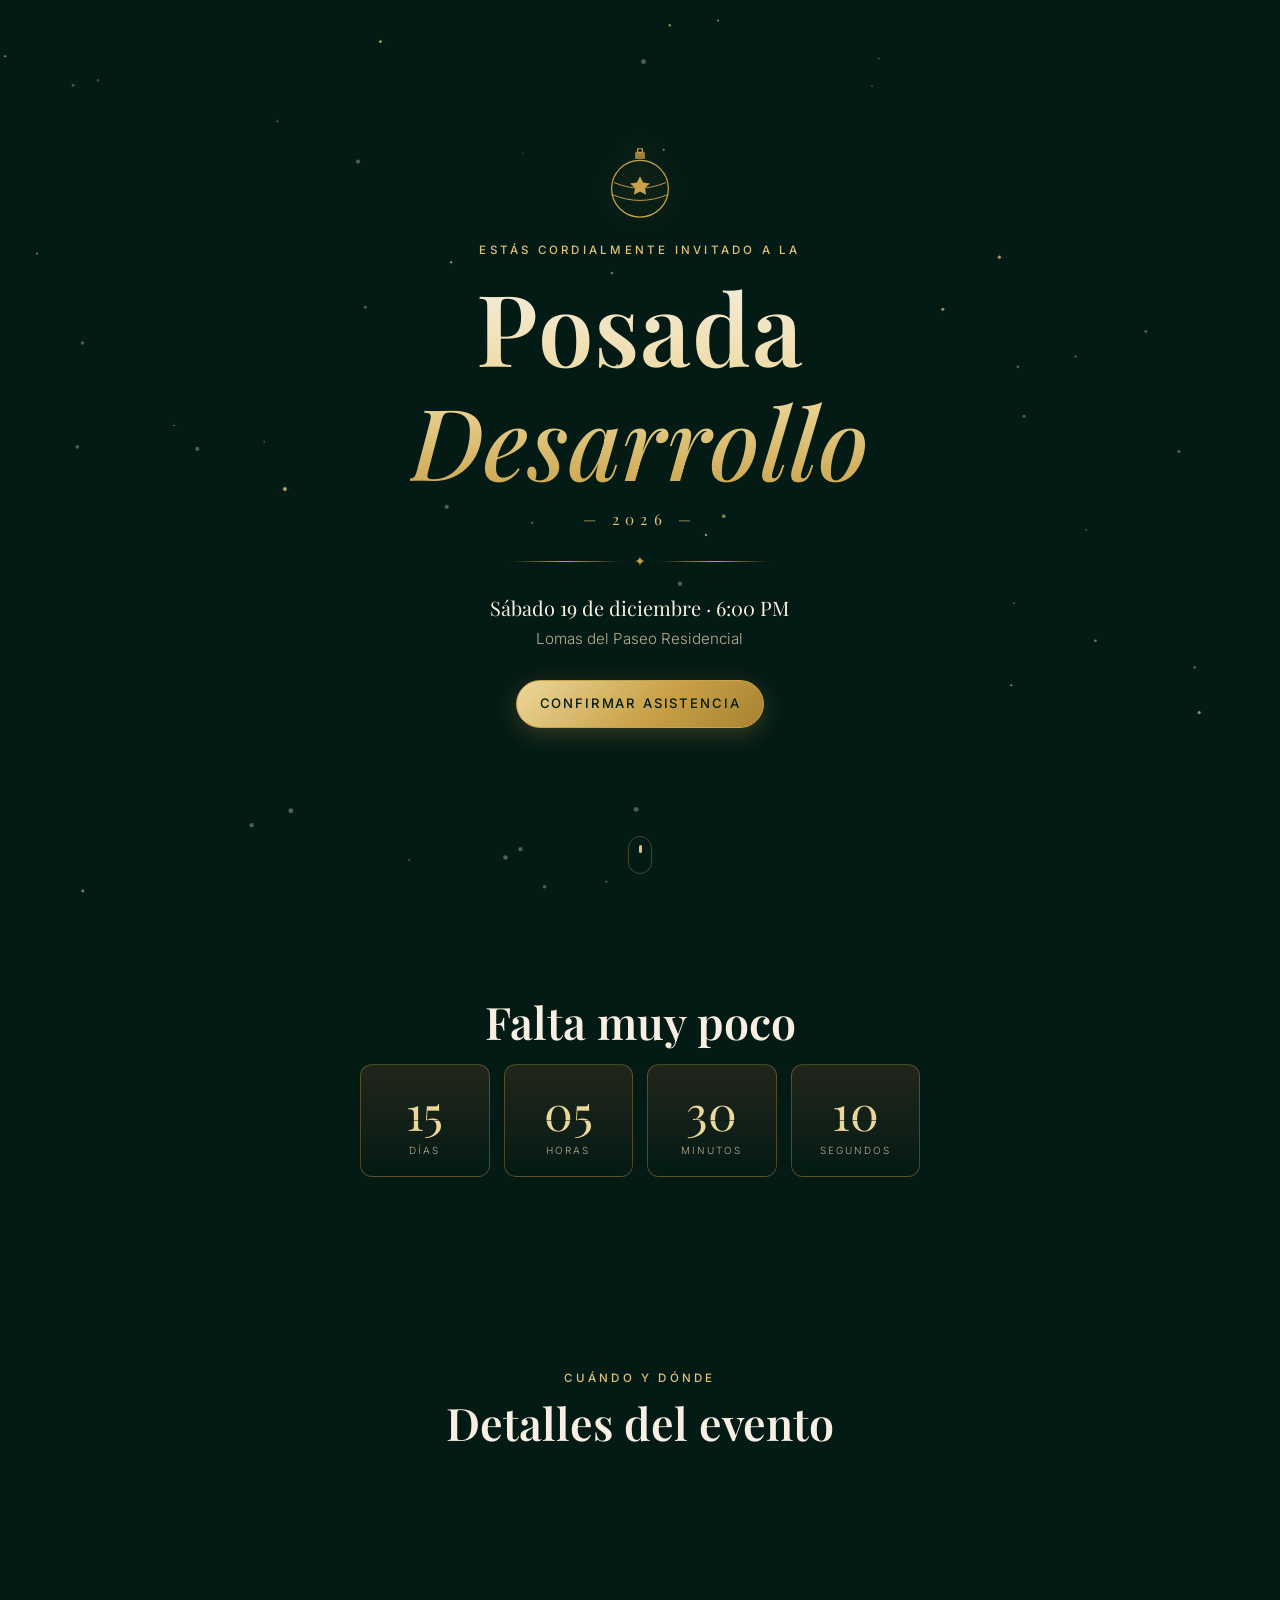
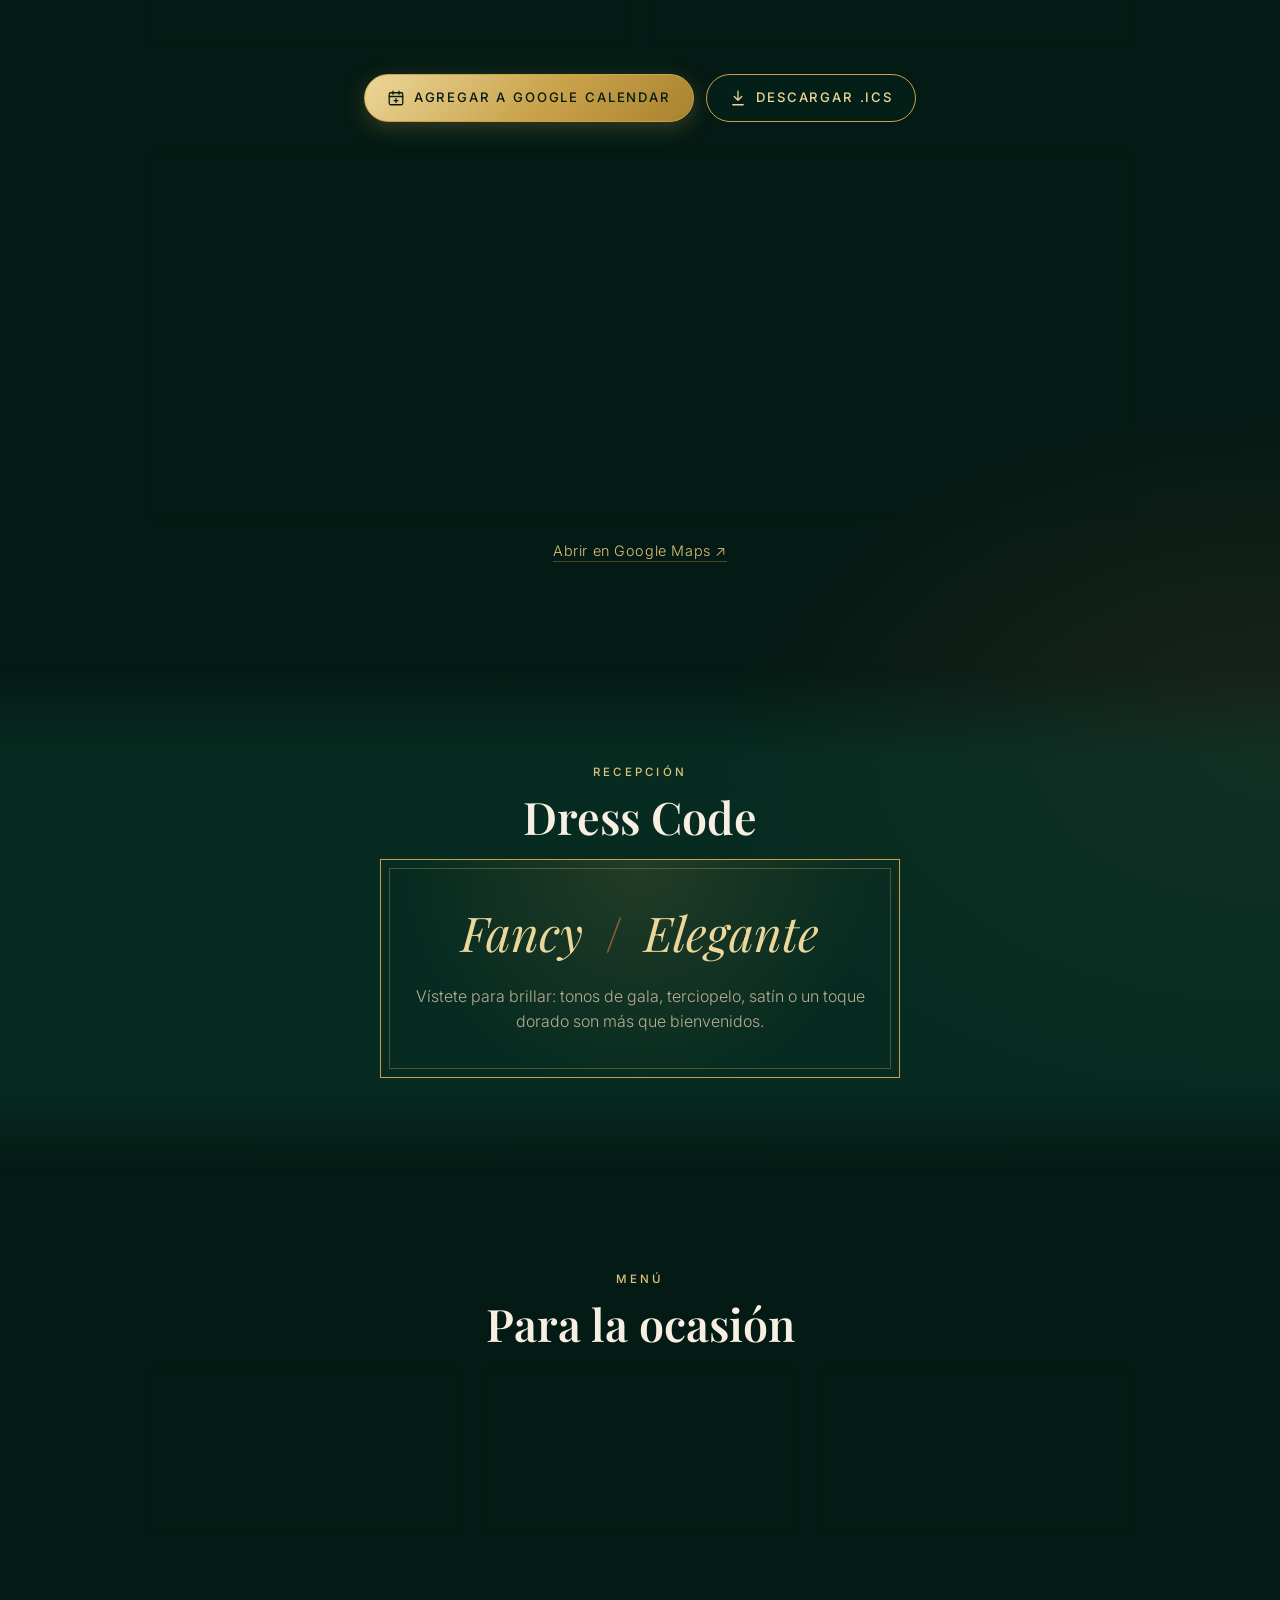
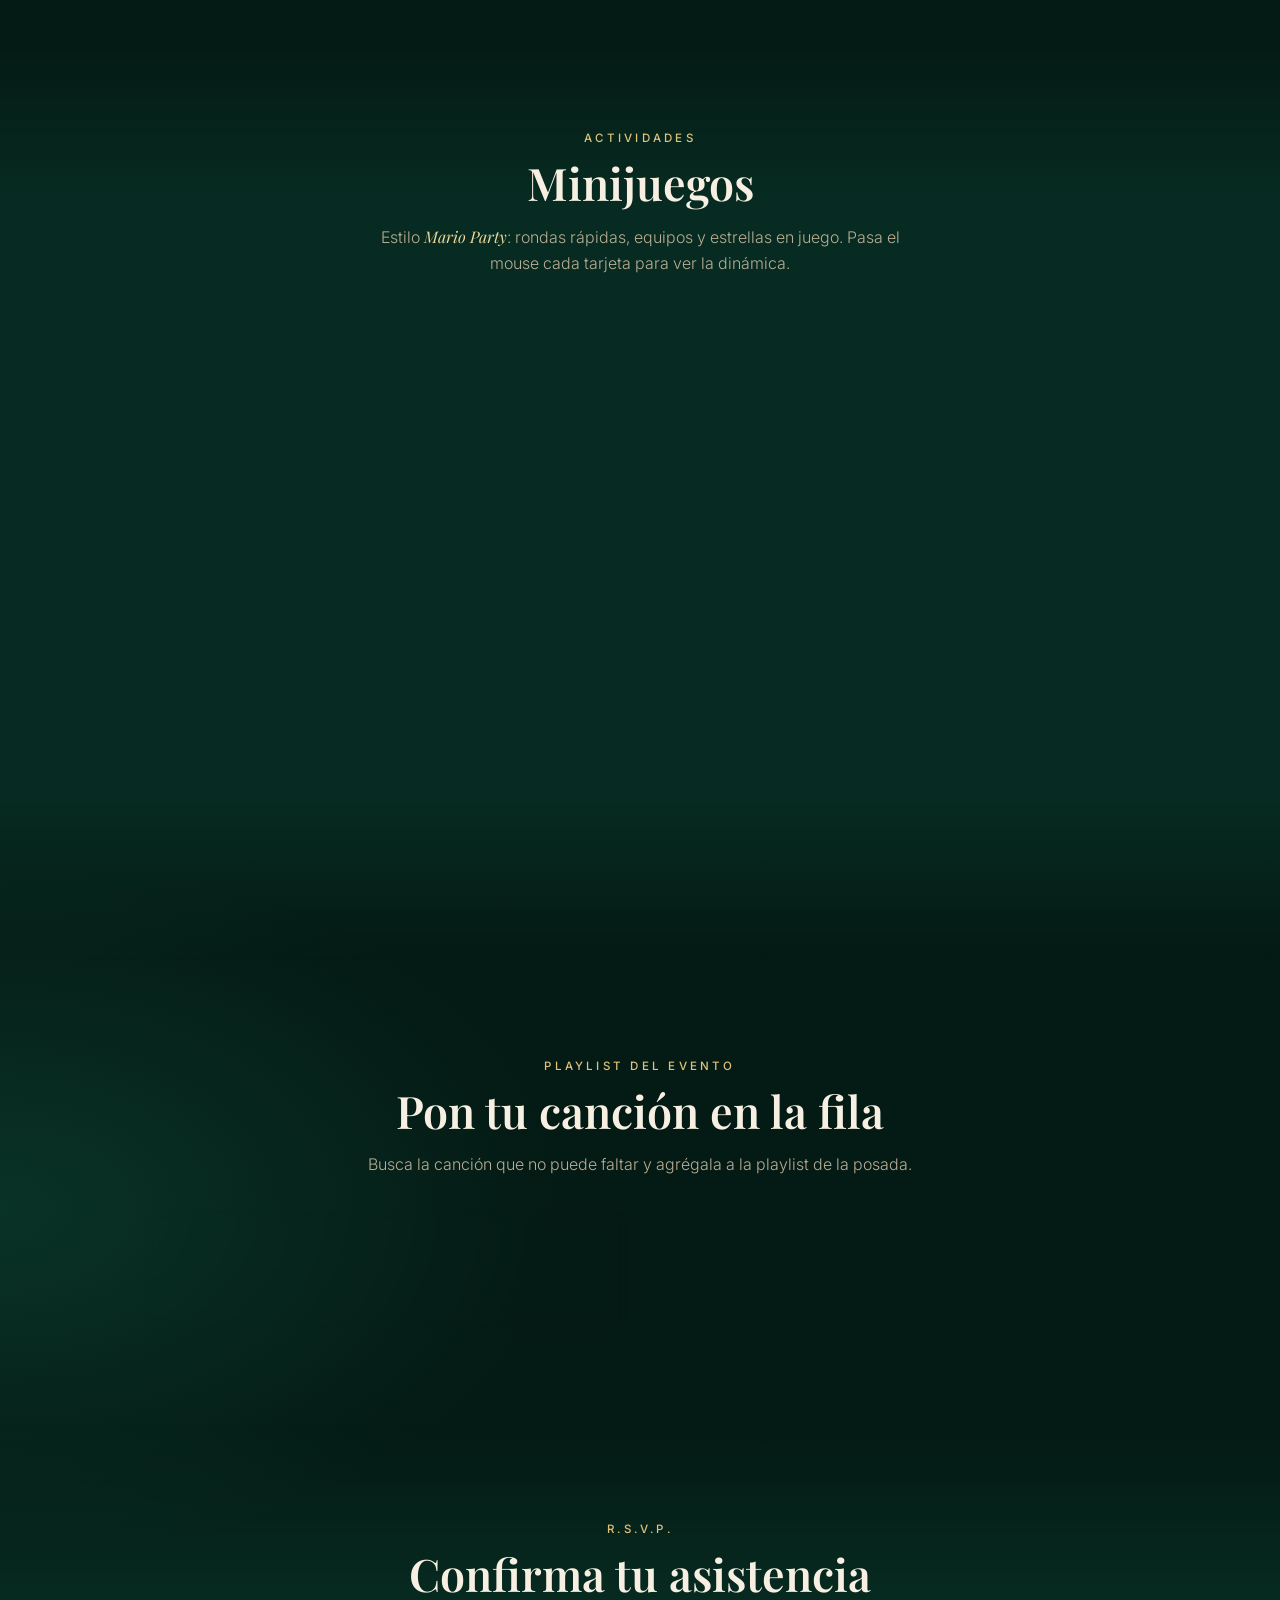
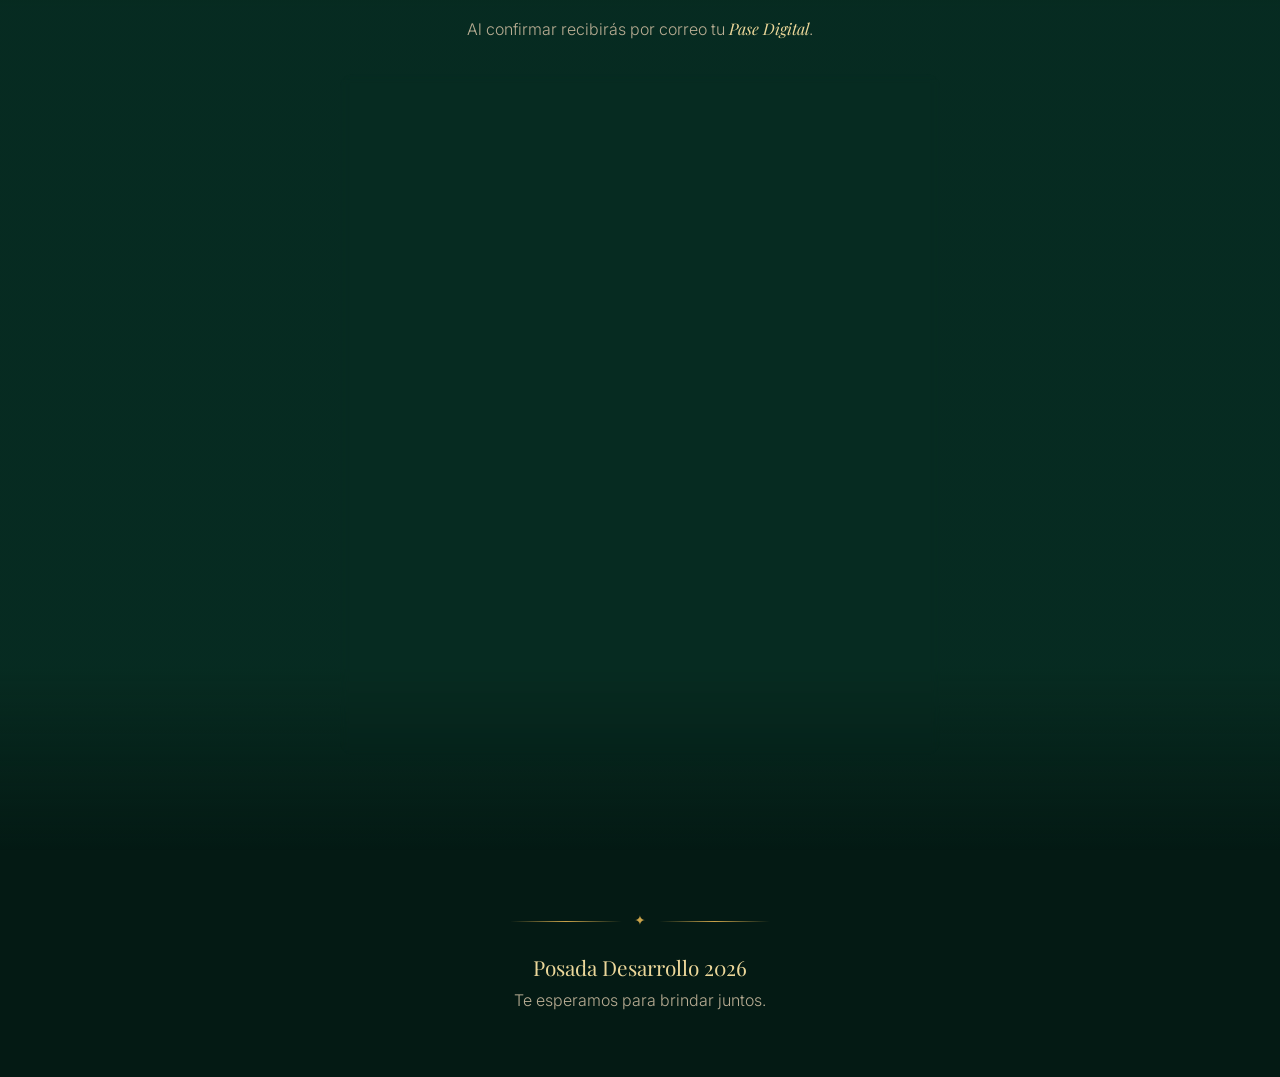
<file: index.html>
<!doctype html>
<html lang="es-MX">
<head>
  <meta charset="utf-8">
  <meta name="viewport" content="width=device-width, initial-scale=1, viewport-fit=cover">
  <meta name="robots" content="noindex, nofollow, noarchive">
  <meta name="googlebot" content="noindex, nofollow">
  <title>Posada Desarrollo 2026</title>
  <meta name="description" content="Invitación privada a la Posada Desarrollo 2026.">
  <meta name="theme-color" content="#06261d">
  <link rel="icon" href="data:image/svg+xml,%3Csvg xmlns='http://www.w3.org/2000/svg' viewBox='0 0 64 64'%3E%3Ccircle cx='32' cy='36' r='22' fill='%23c9a24a'/%3E%3Crect x='26' y='8' width='12' height='8' rx='2' fill='%238c6239'/%3E%3C/svg%3E">
  <link rel="preconnect" href="https://fonts.googleapis.com">
  <link rel="preconnect" href="https://fonts.gstatic.com" crossorigin>
  <link href="https://fonts.googleapis.com/css2?family=Inter:wght@300;400;500;600&family=Playfair+Display:ital,wght@0,500;0,600;0,700;1,500&display=swap" rel="stylesheet">
  <link rel="stylesheet" href="assets/css/styles.css">
</head>
<body>
  <canvas id="particulas" aria-hidden="true"></canvas>

  <!-- ============ PORTADA ============ -->
  <header class="hero" id="inicio">
    <div class="hero__inner">
      <svg class="ornament" viewBox="0 0 120 120" aria-hidden="true">
        <rect x="52" y="6" width="16" height="12" rx="2" fill="currentColor" opacity=".75"/>
        <circle cx="60" cy="4" r="4" fill="none" stroke="currentColor" stroke-width="2"/>
        <circle cx="60" cy="66" r="46" fill="none" stroke="currentColor" stroke-width="2"/>
        <path d="M18 56c28 12 56 12 84 0M16 76c29 12 59 12 88 0" fill="none" stroke="currentColor" stroke-width="1.5"/>
        <path d="M60 46l5 10 11 1.5-8 7.5 2 11-10-5.5-10 5.5 2-11-8-7.5 11-1.5z" fill="currentColor"/>
      </svg>
      <p class="eyebrow">Estás cordialmente invitado a la</p>
      <h1 class="hero__title">Posada<br><em>Desarrollo</em></h1>
      <p class="hero__year">— 2026 —</p>
      <div class="divider" aria-hidden="true"><span></span><i>✦</i><span></span></div>
      <p class="hero__date">Sábado 19 de diciembre · 6:00 PM</p>
      <p class="hero__place">Lomas del Paseo Residencial</p>
      <a class="btn btn--gold" href="#confirmar">Confirmar asistencia</a>
    </div>
    <a class="scroll-hint" href="#cuenta" aria-label="Ir a la cuenta regresiva"><span></span></a>
  </header>

  <main>
    <!-- ============ CUENTA REGRESIVA ============ -->
    <section class="section section--tight" id="cuenta" aria-labelledby="t-cuenta">
      <h2 class="section__title" id="t-cuenta">Falta muy poco</h2>
      <div class="countdown" id="countdown" role="timer" aria-live="off">
        <div class="countdown__unit"><span class="countdown__num" data-u="d">--</span><span class="countdown__lbl">Días</span></div>
        <div class="countdown__unit"><span class="countdown__num" data-u="h">--</span><span class="countdown__lbl">Horas</span></div>
        <div class="countdown__unit"><span class="countdown__num" data-u="m">--</span><span class="countdown__lbl">Minutos</span></div>
        <div class="countdown__unit"><span class="countdown__num" data-u="s">--</span><span class="countdown__lbl">Segundos</span></div>
      </div>
      <p class="countdown__msg" id="countdown-msg" hidden></p>
    </section>

    <!-- ============ DETALLES ============ -->
    <section class="section" id="detalles" aria-labelledby="t-detalles">
      <p class="eyebrow">Cuándo y dónde</p>
      <h2 class="section__title" id="t-detalles">Detalles del evento</h2>

      <div class="details">
        <article class="card detail">
          <span class="detail__icon" aria-hidden="true">
            <svg viewBox="0 0 24 24"><rect x="3" y="5" width="18" height="16" rx="2"/><path d="M3 10h18M8 3v4M16 3v4"/></svg>
          </span>
          <h3>Fecha</h3>
          <p>Sábado 19 de diciembre de 2026</p>
          <p class="muted">6:00 PM – 1:00 AM</p>
        </article>
        <article class="card detail">
          <span class="detail__icon" aria-hidden="true">
            <svg viewBox="0 0 24 24"><path d="M12 21s-7-6.2-7-11.5a7 7 0 0 1 14 0C19 14.8 12 21 12 21z"/><circle cx="12" cy="9.5" r="2.5"/></svg>
          </span>
          <h3>Lugar</h3>
          <p>Paseo Murazano 3577</p>
          <p class="muted">Lomas del Paseo Residencial, Sector II</p>
        </article>
      </div>

      <div class="actions">
        <a class="btn btn--gold" id="btn-gcal" href="#" target="_blank" rel="noopener">
          <svg viewBox="0 0 24 24" aria-hidden="true"><rect x="3" y="5" width="18" height="16" rx="2"/><path d="M3 10h18M8 3v4M16 3v4M12 13v5M9.5 15.5h5"/></svg>
          Agregar a Google Calendar
        </a>
        <a class="btn btn--outline" href="posada.ics" download="Posada-Desarrollo-2026.ics">
          <svg viewBox="0 0 24 24" aria-hidden="true"><path d="M12 3v12M7 10l5 5 5-5M5 21h14"/></svg>
          Descargar .ics
        </a>
      </div>

      <div class="map card">
        <!-- Si prefieres tu propio iframe de Google Maps, reemplaza este <iframe> completo. -->
        <iframe
          title="Mapa: Paseo Murazano 3577, Lomas del Paseo"
          src="https://www.google.com/maps?q=Paseo+Murazano+3577,+Lomas+del+Paseo,+Monterrey,+N.L.&output=embed"
          loading="lazy" referrerpolicy="no-referrer-when-downgrade" allowfullscreen></iframe>
      </div>
      <p class="center"><a class="link" href="https://maps.app.goo.gl/GyfLFKH36MazwqAb8" target="_blank" rel="noopener">Abrir en Google Maps ↗</a></p>
    </section>

    <!-- ============ RECEPCIÓN ============ -->
    <section class="section section--emerald" id="recepcion" aria-labelledby="t-recepcion">
      <p class="eyebrow">Recepción</p>
      <h2 class="section__title" id="t-recepcion">Dress Code</h2>
      <div class="dresscode">
        <div class="dresscode__frame">
          <p class="dresscode__main">Fancy <span>/</span> Elegante</p>
          <p class="muted">Vístete para brillar: tonos de gala, terciopelo, satín o un toque dorado son más que bienvenidos.</p>
        </div>
      </div>
    </section>

    <!-- ============ MENÚ ============ -->
    <section class="section" id="menu" aria-labelledby="t-menu">
      <p class="eyebrow">Menú</p>
      <h2 class="section__title" id="t-menu">Para la ocasión</h2>
      <div class="menu">
        <article class="card menu__item">
          <span class="menu__num">I</span>
          <h3>Tabla de quesos selectos</h3>
          <p class="muted">Maridaje de quesos curados, frutos y carnes frías.</p>
        </article>
        <article class="card menu__item">
          <span class="menu__num">II</span>
          <h3>Champagne para el brindis</h3>
          <p class="muted">Levantaremos las copas a la medianoche… o antes.</p>
        </article>
        <article class="card menu__item">
          <span class="menu__num">III</span>
          <h3>Vinos</h3>
          <p class="muted">Selección de tintos y blancos durante toda la velada.</p>
        </article>
      </div>
    </section>

    <!-- ============ ACTIVIDADES ============ -->
    <section class="section section--emerald" id="actividades" aria-labelledby="t-actividades">
      <p class="eyebrow">Actividades</p>
      <h2 class="section__title" id="t-actividades">Minijuegos</h2>
      <p class="section__lead">Estilo <em>Mario Party</em>: rondas rápidas, equipos y estrellas en juego.
        <span class="hint-hover">Pasa el mouse</span><span class="hint-tap">Toca</span> cada tarjeta para ver la dinámica.</p>
      <!-- Las tarjetas se generan desde assets/js/actividades.js -->
      <div class="flips" id="flips"></div>
    </section>

    <!-- ============ MÚSICA ============ -->
    <section class="section" id="musica" aria-labelledby="t-musica">
      <p class="eyebrow">Playlist del evento</p>
      <h2 class="section__title" id="t-musica">Pon tu canción en la fila</h2>
      <p class="section__lead">Busca la canción que no puede faltar y agrégala a la playlist de la posada.</p>

      <div class="music">
      <form class="songs card" id="song-form" autocomplete="off" role="search">
        <label class="sr-only" for="song-q">Buscar canción o artista</label>
        <div class="songs__bar">
          <svg viewBox="0 0 24 24" aria-hidden="true"><circle cx="11" cy="11" r="7"/><path d="M20 20l-4-4"/></svg>
          <input id="song-q" name="q" type="search" placeholder="Canción o artista…" maxlength="100" enterkeyhint="search">
        </div>
        <!-- Honeypot: los humanos no lo ven -->
        <div class="hp" aria-hidden="true">
          <label for="song-web">No llenar</label>
          <input id="song-web" name="website" type="text" tabindex="-1" autocomplete="off">
        </div>
        <p class="songs__status" id="song-status" role="status" aria-live="polite"></p>
        <ul class="songs__list" id="song-results"></ul>
      </form>

      <!-- Reproductor estilo Spotify: se llena desde la Edge Function (action: "list") -->
      <div class="spx" id="spx" hidden>
        <div class="spx__head">
          <img class="spx__cover" id="spx-cover" alt="" width="96" height="96">
          <div class="spx__meta">
            <h3 class="spx__title" id="spx-title">Playlist</h3>
            <p class="spx__owner" id="spx-owner"></p>
            <p class="spx__count"><span class="spx__live" aria-hidden="true"></span><span id="spx-count"></span></p>
          </div>
          <a class="spx__logo" id="spx-logo" href="#" target="_blank" rel="noopener" aria-label="Abrir en Spotify">
            <svg viewBox="0 0 24 24" aria-hidden="true"><path d="M12 1a11 11 0 1 0 0 22 11 11 0 0 0 0-22zm5.05 15.87a.69.69 0 0 1-.94.23c-2.58-1.58-5.83-1.93-9.66-1.06a.69.69 0 1 1-.3-1.34c4.19-.96 7.79-.55 10.67 1.22.33.2.43.63.23.95zm1.35-3a.86.86 0 0 1-1.18.28c-2.95-1.81-7.45-2.34-10.94-1.28a.86.86 0 1 1-.5-1.65c3.99-1.21 8.95-.62 12.34 1.46.4.25.53.78.28 1.19zm.12-3.12C14.98 8.65 9.13 8.46 5.75 9.48a1.03 1.03 0 1 1-.6-1.97c3.88-1.18 10.34-.95 14.41 1.46a1.03 1.03 0 1 1-1.04 1.78z"/></svg>
          </a>
        </div>
        <div class="spx__bar">
          <a class="spx__open" id="spx-open" href="#" target="_blank" rel="noopener">Abrir en Spotify</a>
          <a class="spx__play" id="spx-play" href="#" target="_blank" rel="noopener" aria-label="Escuchar la playlist en Spotify">
            <svg viewBox="0 0 24 24" aria-hidden="true"><path d="M8 5.5v13a.6.6 0 0 0 .9.5l10.4-6.5a.6.6 0 0 0 0-1L8.9 5a.6.6 0 0 0-.9.5z"/></svg>
          </a>
        </div>
        <ol class="spx__list" id="spx-list" aria-label="Canciones en la playlist"></ol>
      </div>
      </div>
    </section>

    <!-- ============ RSVP ============ -->
    <section class="section section--emerald" id="confirmar" aria-labelledby="t-rsvp">
      <p class="eyebrow">R.S.V.P.</p>
      <h2 class="section__title" id="t-rsvp">Confirma tu asistencia</h2>
      <p class="section__lead">Al confirmar recibirás por correo tu <em>Pase Digital</em>.</p>

      <form class="rsvp card" id="rsvp-form" novalidate>
        <fieldset class="field">
          <legend>¿Nos acompañas?</legend>
          <div class="choice">
            <label><input type="radio" name="asistencia" value="si" required checked><span>Sí, ahí estaré</span></label>
            <label><input type="radio" name="asistencia" value="no"><span>No podré asistir</span></label>
          </div>
        </fieldset>

        <div class="field">
          <label for="f-nombre">Nombre completo</label>
          <input id="f-nombre" name="nombre" type="text" autocomplete="name" required maxlength="80">
        </div>

        <div class="field">
          <label for="f-correo">Correo electrónico</label>
          <input id="f-correo" name="correo" type="email" autocomplete="email" inputmode="email" required maxlength="120">
        </div>

        <div class="field" data-only-si>
          <label for="f-invitados">¿Llevas invitados?</label>
          <select id="f-invitados" name="invitados">
            <option value="0">No, solo yo</option>
            <option value="1">Sí, 1 invitado</option>
            <option value="2">Sí, 2 invitados</option>
            <option value="3">Sí, 3 invitados</option>
            <option value="4">Sí, 4 invitados</option>
          </select>
        </div>

        <div class="field" id="guest-names" data-only-si hidden></div>

        <div class="field">
          <label for="f-mensaje">Mensaje o restricción alimenticia <span class="muted">(opcional)</span></label>
          <textarea id="f-mensaje" name="mensaje" rows="3" maxlength="500"></textarea>
        </div>

        <!-- Honeypot -->
        <div class="hp" aria-hidden="true">
          <label for="f-web">No llenar</label>
          <input id="f-web" name="website" type="text" tabindex="-1" autocomplete="off">
        </div>

        <button class="btn btn--gold btn--block" type="submit" id="rsvp-btn">Enviar confirmación</button>
        <p class="form-msg" id="rsvp-msg" role="status" aria-live="polite"></p>
      </form>
    </section>
  </main>

  <footer class="footer">
    <div class="divider" aria-hidden="true"><span></span><i>✦</i><span></span></div>
    <p class="footer__title">Posada Desarrollo 2026</p>
    <p class="muted">Te esperamos para brindar juntos.</p>
  </footer>

  <script src="assets/js/actividades.js"></script>
  <script src="assets/js/main.js"></script>
</body>
</html>
</file>
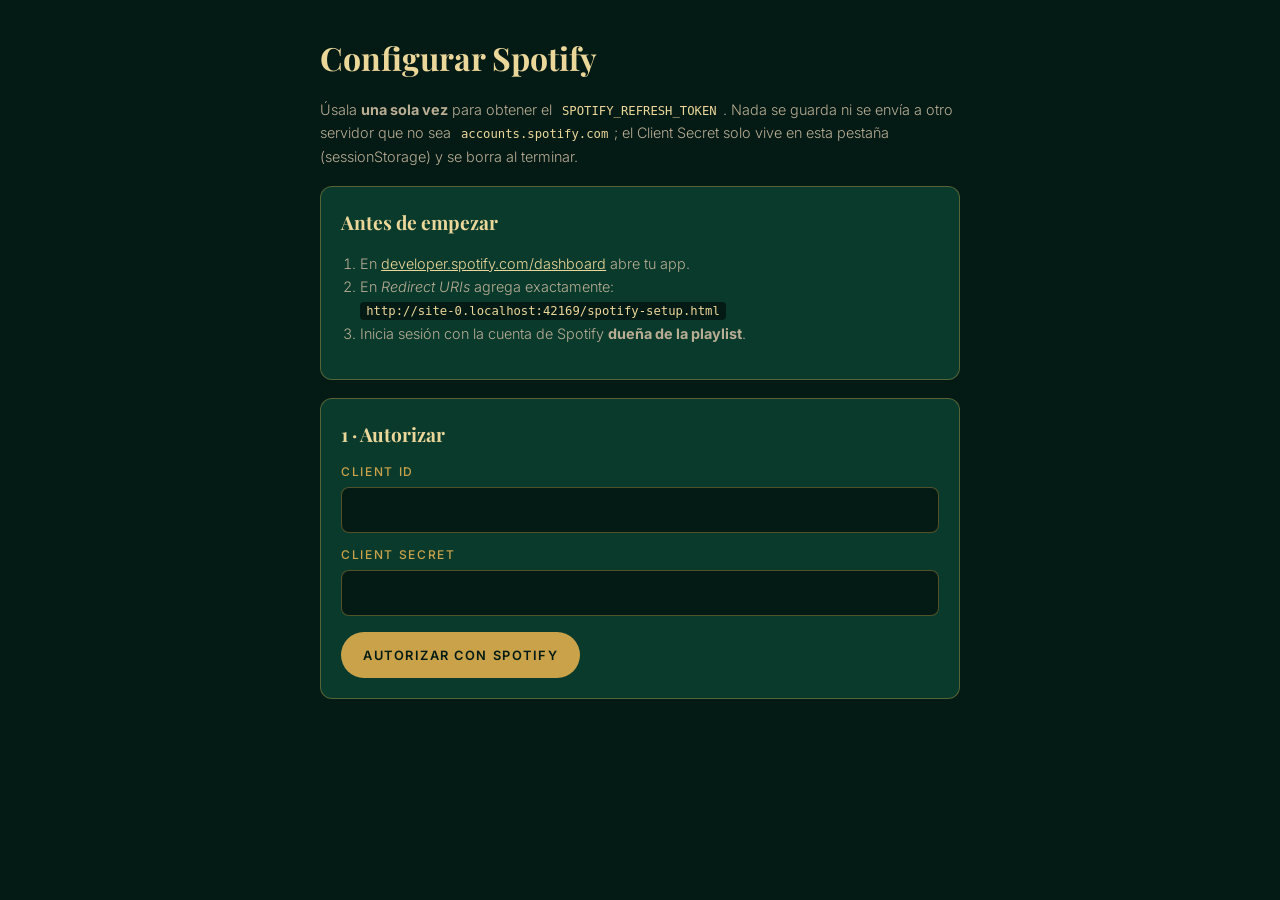
<file: spotify-setup.html>
<!doctype html>
<html lang="es-MX">
<head>
  <meta charset="utf-8">
  <meta name="viewport" content="width=device-width, initial-scale=1">
  <meta name="robots" content="noindex, nofollow, noarchive">
  <meta name="referrer" content="no-referrer">
  <title>Configurar Spotify</title>
  <link rel="preconnect" href="https://fonts.googleapis.com">
  <link rel="preconnect" href="https://fonts.gstatic.com" crossorigin>
  <link href="https://fonts.googleapis.com/css2?family=Inter:wght@300;400;500;600&family=Playfair+Display:wght@600&display=swap" rel="stylesheet">
  <style>
    :root { --bg: #041a14; --card: #0a3a2c; --gold: #c9a24a; --gold2: #ecd79a; --text: #efe6d2; --muted: #b9ad94; --err: #f0a58f; }
    * { box-sizing: border-box; }
    body { margin: 0; background: var(--bg); color: var(--text); font: 300 1rem/1.6 Inter, system-ui, sans-serif; padding: 32px 16px 64px; overflow-x: hidden; }
    main { max-width: 640px; margin: 0 auto; }
    h1 { font-family: "Playfair Display", Georgia, serif; color: var(--gold2); font-size: 2rem; margin: 0 0 .5rem; }
    h2 { font-family: "Playfair Display", Georgia, serif; color: var(--gold2); font-size: 1.2rem; margin: 0 0 .6rem; }
    .card { background: var(--card); border: 1px solid rgba(201,162,74,.4); border-radius: 12px; padding: 20px; margin: 18px 0; }
    label { display: block; font-size: .75rem; letter-spacing: .14em; text-transform: uppercase; color: var(--gold); margin: 12px 0 6px; font-weight: 500; }
    input, textarea { width: 100%; min-height: 46px; padding: 10px 12px; border-radius: 8px; border: 1px solid rgba(201,162,74,.4); background: #041a14; color: var(--text); font: 400 .95rem Inter, sans-serif; }
    textarea { min-height: 110px; font-family: ui-monospace, Consolas, monospace; font-size: .82rem; word-break: break-all; }
    button { margin-top: 16px; min-height: 46px; padding: 0 22px; border-radius: 999px; border: 0; background: var(--gold); color: #041a14; font: 600 .8rem Inter, sans-serif; letter-spacing: .12em; text-transform: uppercase; cursor: pointer; }
    button.secondary { background: transparent; color: var(--gold2); border: 1px solid var(--gold); }
    code { background: #041a14; padding: 2px 6px; border-radius: 4px; color: var(--gold2); font-size: .85em; word-break: break-all; }
    ol { padding-left: 1.2rem; }
    .muted { color: var(--muted); font-size: .9rem; }
    .err { color: var(--err); }
    .ok { color: var(--gold2); }
    pre { white-space: pre-wrap; word-break: break-all; background: #041a14; padding: 12px; border-radius: 8px; font-size: .78rem; }
  </style>
</head>
<body>
<main>
  <h1>Configurar Spotify</h1>
  <p class="muted">Úsala <strong>una sola vez</strong> para obtener el <code>SPOTIFY_REFRESH_TOKEN</code>. Nada se guarda ni se envía a otro servidor que no sea <code>accounts.spotify.com</code>; el Client Secret solo vive en esta pestaña (sessionStorage) y se borra al terminar.</p>

  <section class="card">
    <h2>Antes de empezar</h2>
    <ol class="muted">
      <li>En <a href="https://developer.spotify.com/dashboard" target="_blank" rel="noopener" style="color:var(--gold2)">developer.spotify.com/dashboard</a> abre tu app.</li>
      <li>En <em>Redirect URIs</em> agrega exactamente:<br><code id="redir"></code></li>
      <li>Inicia sesión con la cuenta de Spotify <strong>dueña de la playlist</strong>.</li>
    </ol>
  </section>

  <section class="card" id="step1">
    <h2>1 · Autorizar</h2>
    <form id="auth-form" autocomplete="off">
      <label for="cid">Client ID</label>
      <input id="cid" required spellcheck="false">
      <label for="csec">Client Secret</label>
      <input id="csec" type="password" required spellcheck="false">
      <button type="submit">Autorizar con Spotify</button>
    </form>
  </section>

  <section class="card" id="step2" hidden>
    <h2>2 · Tu refresh token</h2>
    <p id="status" class="muted">Procesando…</p>
    <div id="result" hidden>
      <label for="rt">SPOTIFY_REFRESH_TOKEN</label>
      <textarea id="rt" readonly></textarea>
      <button type="button" id="copy">Copiar</button>
      <p class="muted" style="margin-top:14px">Pégalo en Supabase → <em>Edge Functions → Secrets</em> como <code>SPOTIFY_REFRESH_TOKEN</code>. Después cierra esta pestaña.</p>
    </div>
    <div id="manual" hidden>
      <p class="muted">Si el navegador bloqueó el intercambio, ejecútalo en tu terminal (sustituye TU_CLIENT_ID y TU_CLIENT_SECRET):</p>
      <pre id="curl"></pre>
    </div>
    <button type="button" class="secondary" id="restart">Empezar de nuevo</button>
  </section>
</main>
<script>
(function () {
  "use strict";
  var REDIRECT = location.origin + location.pathname;
  var SCOPES = "playlist-modify-public playlist-modify-private playlist-read-private";
  var $ = function (id) { return document.getElementById(id); };
  $("redir").textContent = REDIRECT;

  function store(k, v) { try { v == null ? sessionStorage.removeItem(k) : sessionStorage.setItem(k, v); } catch (e) {} }
  function read(k) { try { return sessionStorage.getItem(k); } catch (e) { return null; } }
  function clear() { ["sp_cid", "sp_csec", "sp_state"].forEach(function (k) { store(k, null); }); }

  $("auth-form").addEventListener("submit", function (ev) {
    ev.preventDefault();
    var cid = $("cid").value.trim(), csec = $("csec").value.trim();
    if (!cid || !csec) return;
    var state = Array.from(crypto.getRandomValues(new Uint8Array(16)), function (b) { return b.toString(16).padStart(2, "0"); }).join("");
    store("sp_cid", cid); store("sp_csec", csec); store("sp_state", state);
    var q = new URLSearchParams({ response_type: "code", client_id: cid, scope: SCOPES, redirect_uri: REDIRECT, state: state, show_dialog: "true" });
    location.href = "https://accounts.spotify.com/authorize?" + q.toString();
  });

  $("restart").addEventListener("click", function () { clear(); location.replace(REDIRECT); });
  $("copy").addEventListener("click", function () {
    var t = $("rt"); t.select();
    (navigator.clipboard ? navigator.clipboard.writeText(t.value) : Promise.reject()).then(
      function () { $("copy").textContent = "Copiado ✓"; },
      function () { document.execCommand("copy"); $("copy").textContent = "Copiado ✓"; });
  });

  var params = new URLSearchParams(location.search);
  if (!params.has("code") && !params.has("error")) return;

  $("step1").hidden = true; $("step2").hidden = false;
  history.replaceState(null, "", REDIRECT); // quita el code de la URL
  var status = $("status");

  if (params.get("error")) { status.className = "err"; status.textContent = "Spotify devolvió: " + params.get("error"); clear(); return; }
  if (params.get("state") !== read("sp_state")) { status.className = "err"; status.textContent = "El parámetro state no coincide. Empieza de nuevo."; clear(); return; }

  var code = params.get("code");
  var cid = read("sp_cid"), csec = read("sp_csec");
  var body = new URLSearchParams({ grant_type: "authorization_code", code: code, redirect_uri: REDIRECT, client_id: cid, client_secret: csec });

  fetch("https://accounts.spotify.com/api/token", { method: "POST", headers: { "Content-Type": "application/x-www-form-urlencoded" }, body: body.toString() })
    .then(function (r) { return r.json().then(function (d) { if (!r.ok) throw new Error(d.error_description || d.error || r.status); return d; }); })
    .then(function (d) {
      if (!d.refresh_token) throw new Error("La respuesta no incluyó refresh_token");
      status.className = "ok"; status.textContent = "¡Listo! Autorización correcta.";
      $("rt").value = d.refresh_token; $("result").hidden = false;
    })
    .catch(function (e) {
      status.className = "err"; status.textContent = "No se pudo intercambiar el código: " + e.message + ". El código expira en ~10 min.";
      $("curl").textContent =
        'curl -X POST https://accounts.spotify.com/api/token \\\n' +
        '  -u "TU_CLIENT_ID:TU_CLIENT_SECRET" \\\n' +
        '  -d grant_type=authorization_code \\\n' +
        '  -d code=' + code + ' \\\n' +
        '  --data-urlencode redirect_uri=' + REDIRECT;
      $("manual").hidden = false;
    })
    .then(clear);
})();
</script>
</body>
</html>
</file>
<file: assets/css/styles.css>
/* =========================================================
   Posada Desarrollo 2026 — estilos (mobile-first)
   Paleta: esmeralda profundo · dorado · café/bronce
   ========================================================= */
:root {
  --emerald-950: #041a14;
  --emerald-900: #06261d;
  --emerald-800: #0a3a2c;
  --emerald-700: #0f4c3a;
  --gold-300: #ecd79a;
  --gold-400: #e0c27a;
  --gold-500: #c9a24a;
  --gold-600: #a8822f;
  --bronze-500: #8c6239;
  --bronze-700: #5a3e2b;
  --cream: #f6efe2;
  --text: #efe6d2;
  --muted: #b9ad94;
  --line: rgba(201, 162, 74, .35);

  --serif: "Playfair Display", "Didot", Georgia, "Times New Roman", serif;
  --sans: "Inter", system-ui, -apple-system, "Segoe UI", Roboto, sans-serif;

  --radius: 14px;
  --gutter: 16px;
  --maxw: 1040px;
}

*, *::before, *::after { box-sizing: border-box; }
html { scroll-behavior: smooth; -webkit-text-size-adjust: 100%; }
body {
  margin: 0;
  font-family: var(--sans);
  font-weight: 300;
  font-size: 1rem;
  line-height: 1.6;
  color: var(--text);
  background-color: var(--emerald-950);
  background-image:
    radial-gradient(1200px 600px at 50% -10%, rgba(15, 76, 58, .9), transparent 70%),
    radial-gradient(800px 500px at 100% 40%, rgba(90, 62, 43, .28), transparent 70%),
    radial-gradient(800px 500px at 0% 75%, rgba(15, 76, 58, .5), transparent 70%);
  background-attachment: scroll;
  overflow-x: hidden;
}
@supports (overflow: clip) { body { overflow-x: clip; } }
img, svg, iframe { max-width: 100%; }
a { color: var(--gold-400); }
h1, h2, h3 { font-family: var(--serif); font-weight: 600; line-height: 1.15; margin: 0; color: var(--cream); }
p { margin: 0 0 .5rem; }
.muted { color: var(--muted); }
.center { text-align: center; }
.sr-only { position: absolute; width: 1px; height: 1px; padding: 0; margin: -1px; overflow: hidden; clip: rect(0 0 0 0); white-space: nowrap; border: 0; }
.hp { position: absolute !important; left: -9999px !important; width: 1px; height: 1px; overflow: hidden; }

#particulas {
  position: fixed; inset: 0; width: 100%; height: 100%;
  pointer-events: none; z-index: 0;
}
header, main, footer { position: relative; z-index: 1; }

/* ---------- Tipos ---------- */
.eyebrow {
  font-size: .72rem; letter-spacing: .28em; text-transform: uppercase;
  color: var(--gold-400); text-align: center; margin-bottom: .6rem; font-weight: 500;
}
.divider { display: flex; align-items: center; gap: .8rem; justify-content: center; margin: 1.2rem auto; max-width: 260px; color: var(--gold-500); }
.divider span { flex: 1; height: 1px; background: linear-gradient(90deg, transparent, var(--gold-500), transparent); }
.divider i { font-style: normal; font-size: .85rem; }

/* ---------- Botones ---------- */
.btn {
  display: inline-flex; align-items: center; justify-content: center; gap: .55rem;
  min-height: 48px; padding: .75rem 1.4rem;
  border-radius: 999px; border: 1px solid var(--gold-500);
  font: 500 .82rem/1.2 var(--sans); letter-spacing: .14em; text-transform: uppercase;
  text-decoration: none; cursor: pointer;
  transition: transform .25s ease, box-shadow .25s ease, background-color .25s ease, color .25s ease;
}
.btn svg { width: 18px; height: 18px; fill: none; stroke: currentColor; stroke-width: 1.7; stroke-linecap: round; stroke-linejoin: round; flex: none; }
.btn--gold {
  color: var(--emerald-950);
  background: linear-gradient(135deg, var(--gold-300), var(--gold-500) 55%, var(--gold-600));
  box-shadow: 0 6px 22px rgba(201, 162, 74, .25);
}
.btn--gold:hover { transform: translateY(-2px); box-shadow: 0 10px 28px rgba(201, 162, 74, .38); }
.btn--outline { color: var(--gold-300); background: rgba(6, 38, 29, .55); }
.btn--outline:hover { background: var(--gold-500); color: var(--emerald-950); transform: translateY(-2px); }
.btn--block { width: 100%; }
.btn[disabled] { opacity: .6; cursor: wait; transform: none; }
.btn:focus-visible, .link:focus-visible, input:focus-visible, select:focus-visible, textarea:focus-visible, .flip:focus-visible {
  outline: 2px solid var(--gold-300); outline-offset: 3px;
}
.link { color: var(--gold-400); text-decoration: none; border-bottom: 1px solid var(--line); padding-bottom: 2px; font-size: .9rem; letter-spacing: .04em; }
.link:hover { color: var(--gold-300); border-color: var(--gold-300); }

/* ---------- Hero ---------- */
.hero {
  min-height: 100vh; min-height: 100svh;
  display: grid; place-items: center; text-align: center;
  padding: 72px var(--gutter) 96px;
}
.hero__inner { max-width: 640px; }
.ornament { width: 74px; height: 74px; color: var(--gold-500); margin: 0 auto 1.2rem; display: block; filter: drop-shadow(0 0 14px rgba(201, 162, 74, .35)); }
.hero__title {
  font-size: clamp(3rem, 14vw, 6.2rem); font-weight: 600; letter-spacing: .01em;
  background: linear-gradient(180deg, var(--cream) 0%, var(--gold-300) 55%, var(--gold-500) 100%);
  -webkit-background-clip: text; background-clip: text; color: transparent;
}
.hero__title em { font-style: italic; font-weight: 500; }
.hero__year { font-family: var(--serif); color: var(--gold-400); letter-spacing: .4em; margin-top: .6rem; font-size: .95rem; }
.hero__date { font-family: var(--serif); font-size: 1.25rem; color: var(--cream); margin-bottom: .2rem; }
.hero__place { color: var(--muted); margin-bottom: 1.8rem; font-size: .95rem; }
.scroll-hint { position: absolute; bottom: 26px; left: 50%; transform: translateX(-50%); width: 24px; height: 38px; border: 1px solid var(--line); border-radius: 14px; }
.scroll-hint span { position: absolute; left: 50%; top: 8px; width: 3px; height: 8px; margin-left: -1.5px; border-radius: 2px; background: var(--gold-400); animation: scrollHint 2s ease-in-out infinite; }
@keyframes scrollHint { 0%, 100% { opacity: 0; transform: translateY(0); } 40% { opacity: 1; } 80% { opacity: 0; transform: translateY(12px); } }

/* ---------- Secciones ---------- */
.section { padding: 72px var(--gutter); max-width: var(--maxw); margin: 0 auto; }
.section--tight { padding-top: 40px; padding-bottom: 40px; }
.section--emerald {
  max-width: none;
  background: linear-gradient(180deg, rgba(10, 58, 44, .0), rgba(10, 58, 44, .55) 18%, rgba(10, 58, 44, .55) 82%, rgba(10, 58, 44, 0));
}
.section--emerald > * { max-width: var(--maxw); margin-left: auto; margin-right: auto; }
.section__title { text-align: center; font-size: clamp(1.9rem, 7vw, 2.8rem); margin-bottom: 1rem; }
.section__lead { text-align: center; color: var(--muted); max-width: 560px; margin: 0 auto 2rem; }
.section__lead em { color: var(--gold-300); font-style: italic; font-family: var(--serif); }

.card {
  background: linear-gradient(160deg, rgba(15, 76, 58, .55), rgba(4, 26, 20, .75));
  border: 1px solid var(--line);
  border-radius: var(--radius);
  box-shadow: 0 18px 40px rgba(0, 0, 0, .28), inset 0 1px 0 rgba(236, 215, 154, .08);
  -webkit-backdrop-filter: blur(4px); backdrop-filter: blur(4px);
}

/* ---------- Countdown ---------- */
.countdown { display: grid; grid-template-columns: repeat(4, 1fr); gap: 8px; max-width: 560px; margin: 0 auto; }
.countdown__unit {
  display: flex; flex-direction: column; align-items: center; justify-content: center;
  padding: 14px 4px 12px; border: 1px solid var(--line); border-radius: 12px;
  background: linear-gradient(180deg, rgba(90, 62, 43, .35), rgba(4, 26, 20, .6));
  position: relative;
}
.countdown__unit::after { content: ""; position: absolute; left: 12%; right: 12%; top: 50%; height: 1px; background: rgba(4, 26, 20, .55); }
.countdown__num { font-family: var(--serif); font-size: clamp(1.7rem, 9vw, 3rem); color: var(--gold-300); line-height: 1; font-variant-numeric: tabular-nums; }
.countdown__lbl { font-size: .62rem; letter-spacing: .2em; text-transform: uppercase; color: var(--muted); margin-top: 8px; }
.countdown__msg { text-align: center; font-family: var(--serif); font-size: 1.3rem; color: var(--gold-300); margin-top: 1rem; }

/* ---------- Detalles ---------- */
.details { display: grid; gap: 14px; margin-bottom: 1.6rem; }
.detail { padding: 22px 20px; text-align: center; }
.detail__icon { display: inline-grid; place-items: center; width: 46px; height: 46px; border-radius: 50%; border: 1px solid var(--line); margin-bottom: .7rem; }
.detail__icon svg { width: 22px; height: 22px; fill: none; stroke: var(--gold-400); stroke-width: 1.5; stroke-linecap: round; stroke-linejoin: round; }
.detail h3 { font-size: 1.25rem; margin-bottom: .4rem; }
.detail p { margin: 0; }
.actions { display: flex; flex-direction: column; gap: 12px; margin-bottom: 1.6rem; }
.map { overflow: hidden; padding: 6px; margin-bottom: 1rem; }
.map iframe { display: block; width: 100%; height: 300px; border: 0; border-radius: 10px; filter: grayscale(.25) contrast(1.05); }

/* ---------- Dress code ---------- */
.dresscode { display: flex; justify-content: center; }
.dresscode__frame {
  position: relative; text-align: center; max-width: 520px; width: 100%;
  padding: 34px 24px; border: 1px solid var(--gold-500);
  outline: 1px solid var(--line); outline-offset: -10px;
  background: radial-gradient(circle at 50% 0%, rgba(201, 162, 74, .14), transparent 70%);
}
.dresscode__main { font-family: var(--serif); font-size: clamp(2rem, 9vw, 3rem); color: var(--gold-300); font-style: italic; margin-bottom: .8rem; }
.dresscode__main span { color: var(--bronze-500); font-style: normal; padding: 0 .2em; }

/* ---------- Menú ---------- */
.menu { display: grid; gap: 14px; }
.menu__item { padding: 28px 22px; text-align: center; transition: transform .3s ease, border-color .3s ease; }
.menu__item:hover { transform: translateY(-4px); border-color: var(--gold-500); }
.menu__num { display: block; font-family: var(--serif); font-style: italic; color: var(--bronze-500); font-size: 1.1rem; margin-bottom: .4rem; letter-spacing: .1em; }
.menu__item h3 { font-size: 1.3rem; margin-bottom: .5rem; color: var(--gold-300); }
.menu__item p { margin: 0; font-size: .92rem; }

/* ---------- Tarjetas que se voltean ---------- */
.hint-tap { display: none; }
@media (hover: none) { .hint-hover { display: none; } .hint-tap { display: inline; } }
.flips { display: grid; gap: 16px; grid-template-columns: 1fr; }
.flip {
  perspective: 1000px; height: 270px; cursor: pointer;
  background: none; border: 0; padding: 0; text-align: inherit; color: inherit; font: inherit; width: 100%;
  border-radius: var(--radius);
}
.flip__inner { position: relative; width: 100%; height: 100%; transform-style: preserve-3d; transition: transform .7s cubic-bezier(.2, .7, .2, 1); }
.flip.is-flipped .flip__inner { transform: rotateY(180deg); }
@media (hover: hover) { .flip:hover .flip__inner { transform: rotateY(180deg); } }
.flip__face {
  position: absolute; inset: 0; border-radius: var(--radius);
  -webkit-backface-visibility: hidden; backface-visibility: hidden;
  display: flex; flex-direction: column; align-items: center; justify-content: center; text-align: center;
  padding: 22px; border: 1px solid var(--line); overflow: hidden;
}
.flip__front { background: linear-gradient(160deg, var(--emerald-700), var(--emerald-950)); }
.flip__front::before { content: ""; position: absolute; inset: 10px; border: 1px solid rgba(201, 162, 74, .22); border-radius: 10px; pointer-events: none; }
.flip__back { transform: rotateY(180deg); background: linear-gradient(160deg, var(--bronze-700), #2a1c12); justify-content: flex-start; }
.flip__icon { font-size: 2.4rem; line-height: 1; margin-bottom: .7rem; filter: drop-shadow(0 0 10px rgba(201, 162, 74, .35)); }
.flip__round { font-size: .66rem; letter-spacing: .26em; text-transform: uppercase; color: var(--gold-400); margin-bottom: .3rem; }
.flip__title { font-size: 1.45rem; color: var(--cream); margin-bottom: .3rem; }
.flip__tag { color: var(--muted); font-size: .9rem; margin: 0; }
.flip__back h3 { font-size: 1.15rem; color: var(--gold-300); margin-bottom: .5rem; }
.flip__desc { font-size: .88rem; margin-bottom: .6rem; }
.flip__meta { list-style: none; padding: 0; margin: auto 0 0; display: flex; flex-wrap: wrap; gap: 6px; justify-content: center; }
.flip__meta li { font-size: .7rem; letter-spacing: .08em; border: 1px solid rgba(236, 215, 154, .35); border-radius: 999px; padding: 3px 10px; color: var(--gold-300); }

/* ---------- Canciones ---------- */
.songs { padding: 16px; max-width: 640px; margin: 0 auto 1.2rem; position: relative; }
.songs__bar { display: flex; align-items: center; gap: 10px; border-bottom: 1px solid var(--gold-500); padding: 4px 4px 10px; }
.songs__bar svg { width: 20px; height: 20px; fill: none; stroke: var(--gold-400); stroke-width: 1.7; stroke-linecap: round; flex: none; }
.songs__bar input { flex: 1; min-width: 0; background: transparent; border: 0; color: var(--cream); font: 400 1rem var(--sans); padding: 8px 0; }
.songs__bar input::placeholder { color: var(--muted); }
.songs__bar input:focus { outline: none; }
.songs__bar input::-webkit-search-cancel-button { filter: sepia(1) saturate(3) hue-rotate(5deg); }
.songs__status { font-size: .85rem; color: var(--muted); margin: 10px 4px 0; min-height: 1.3em; }
.songs__status.ok { color: var(--gold-300); }
.songs__status.err { color: #f0a58f; }
.songs__list { list-style: none; margin: 6px 0 0; padding: 0; }
.song { display: flex; align-items: center; gap: 12px; padding: 10px 4px; border-top: 1px solid rgba(201, 162, 74, .14); }
.song:first-child { border-top: 0; }
.song img { width: 48px; height: 48px; border-radius: 6px; object-fit: cover; flex: none; background: var(--emerald-800); }
.song__info { flex: 1; min-width: 0; }
.song__name, .song__artist { display: block; white-space: nowrap; overflow: hidden; text-overflow: ellipsis; }
.song__name { color: var(--cream); font-weight: 500; font-size: .95rem; }
.song__artist { color: var(--muted); font-size: .8rem; }
.song__add {
  flex: none; min-height: 40px; padding: 0 14px; border-radius: 999px;
  border: 1px solid var(--gold-500); background: transparent; color: var(--gold-300);
  font: 500 .72rem var(--sans); letter-spacing: .12em; text-transform: uppercase; cursor: pointer;
  transition: background-color .2s, color .2s;
}
.song__add:hover:not([disabled]) { background: var(--gold-500); color: var(--emerald-950); }
.song__add[disabled] { cursor: default; opacity: .75; }
.song__add.is-done { background: var(--gold-500); color: var(--emerald-950); }

/* ---------- RSVP ---------- */
.rsvp { padding: 24px 18px; max-width: 600px; margin: 0 auto; }
.field { border: 0; margin: 0 0 18px; padding: 0; min-width: 0; }
.field > label, .field legend { display: block; font-size: .78rem; letter-spacing: .14em; text-transform: uppercase; color: var(--gold-400); margin-bottom: 8px; font-weight: 500; }
.field legend { padding: 0; }
.field label .muted { text-transform: none; letter-spacing: 0; }
.field input[type="text"], .field input[type="email"], .field select, .field textarea {
  width: 100%; min-height: 48px; padding: 12px 14px;
  background: rgba(4, 26, 20, .7); color: var(--cream);
  border: 1px solid var(--line); border-radius: 10px;
  font: 400 1rem var(--sans); transition: border-color .2s, box-shadow .2s;
}
.field textarea { resize: vertical; min-height: 96px; }
.field select { appearance: none; -webkit-appearance: none; background-image: linear-gradient(45deg, transparent 50%, var(--gold-400) 50%), linear-gradient(135deg, var(--gold-400) 50%, transparent 50%); background-position: calc(100% - 20px) 50%, calc(100% - 15px) 50%; background-size: 5px 5px; background-repeat: no-repeat; padding-right: 40px; }
.field select option { background: var(--emerald-900); color: var(--cream); }
.field input:focus, .field select:focus, .field textarea:focus { border-color: var(--gold-500); box-shadow: 0 0 0 3px rgba(201, 162, 74, .18); outline: none; }
.field .is-invalid { border-color: #e08a74 !important; }
.field .guest-input + .guest-input { margin-top: 8px; }
.choice { display: grid; gap: 10px; }
.choice label { position: relative; cursor: pointer; }
.choice input { position: absolute; opacity: 0; inset: 0; width: 100%; height: 100%; margin: 0; cursor: pointer; }
.choice span {
  display: flex; align-items: center; justify-content: center; min-height: 50px; padding: 10px 14px;
  border: 1px solid var(--line); border-radius: 10px; color: var(--text);
  font-family: var(--serif); font-size: 1.05rem; transition: all .2s;
}
.choice input:checked + span { border-color: var(--gold-500); background: rgba(201, 162, 74, .14); color: var(--gold-300); box-shadow: inset 0 0 0 1px var(--gold-500); }
.choice input:focus-visible + span { outline: 2px solid var(--gold-300); outline-offset: 2px; }
.form-msg { margin: 14px 0 0; text-align: center; min-height: 1.4em; font-size: .95rem; }
.form-msg.ok { color: var(--gold-300); }
.form-msg.err { color: #f0a58f; }
.rsvp-done { text-align: center; padding: 10px 0; }
.rsvp-done h3 { font-size: 1.6rem; color: var(--gold-300); margin-bottom: .6rem; }

/* ---------- Footer ---------- */
.footer { text-align: center; padding: 40px var(--gutter) 56px; }
.footer__title { font-family: var(--serif); font-size: 1.3rem; color: var(--gold-300); margin-bottom: .2rem; }

/* ---------- Tablet / escritorio ---------- */
@media (min-width: 600px) {
  :root { --gutter: 24px; }
  .countdown { gap: 14px; }
  .countdown__unit { padding: 22px 8px 18px; }
  .actions { flex-direction: row; justify-content: center; }
  .details { grid-template-columns: 1fr 1fr; }
  .choice { grid-template-columns: 1fr 1fr; }
  .rsvp { padding: 34px 32px; }
  .flips { grid-template-columns: repeat(2, 1fr); }
  .map iframe { height: 360px; }
}
@media (min-width: 900px) {
  .section { padding-top: 96px; padding-bottom: 96px; }
  .menu { grid-template-columns: repeat(3, 1fr); }
  .flips { grid-template-columns: repeat(3, 1fr); }
}

/* ---------- Movimiento reducido ---------- */
@media (prefers-reduced-motion: reduce) {
  html { scroll-behavior: auto; }
  *, *::before, *::after { animation-duration: .001ms !important; animation-iteration-count: 1 !important; transition-duration: .001ms !important; }
  #particulas { display: none; }
  .scroll-hint span { animation: none; opacity: 1; }
}

/* ---------- Música: buscador (izq.) + playlist (der.) ---------- */
.music { display: grid; gap: 18px; max-width: 640px; margin: 0 auto; }
.music .songs { margin: 0; max-width: none; }
@media (min-width: 900px) {
  .music { max-width: none; grid-template-columns: minmax(0, 1fr) minmax(0, 1fr); gap: 28px; align-items: start; }
  .music .songs { position: sticky; top: 24px; }
}

/* ---------- Playlist en vivo (estructura tipo reproductor de Spotify, paleta de la invitación) ---------- */
.spx {
  overflow: hidden; border-radius: var(--radius); color: var(--text);
  border: 1px solid var(--line);
  background-color: var(--emerald-900);
  background-image:
    radial-gradient(120% 70% at 0% 0%, rgba(201, 162, 74, .16), transparent 60%),
    linear-gradient(170deg, var(--emerald-700) 0%, var(--emerald-900) 45%, var(--emerald-950) 100%);
  box-shadow: 0 18px 40px rgba(0, 0, 0, .3), inset 0 1px 0 rgba(236, 215, 154, .08);
  font-family: var(--sans);
}
.spx__head { display: flex; align-items: flex-start; gap: 14px; padding: 16px 16px 8px; }
.spx__cover { width: 80px; height: 80px; border-radius: 8px; object-fit: cover; flex: none; background: var(--emerald-800); border: 1px solid var(--line); box-shadow: 0 8px 20px rgba(0, 0, 0, .45); }
.spx__meta { flex: 1; min-width: 0; padding-top: 2px; }
.spx__title { font-family: var(--serif); font-weight: 600; font-size: 1.2rem; line-height: 1.2; color: var(--cream); margin: 0 0 3px; overflow: hidden; text-overflow: ellipsis; display: -webkit-box; -webkit-line-clamp: 2; -webkit-box-orient: vertical; }
.spx__owner { font-size: .82rem; color: var(--gold-400); margin: 0 0 4px; letter-spacing: .03em; white-space: nowrap; overflow: hidden; text-overflow: ellipsis; }
.spx__count { font-size: .75rem; color: var(--muted); margin: 0; display: flex; align-items: center; gap: 6px; }
.spx__live { width: 7px; height: 7px; border-radius: 50%; background: var(--gold-400); animation: spxPulse 2.4s ease-out infinite; }
@keyframes spxPulse { 0% { box-shadow: 0 0 0 0 rgba(224, 194, 122, .6); } 70%, 100% { box-shadow: 0 0 0 7px rgba(224, 194, 122, 0); } }
.spx__logo { flex: none; width: 24px; height: 24px; color: var(--gold-400); opacity: .85; transition: opacity .2s; }
.spx__logo svg { width: 100%; height: 100%; fill: currentColor; }
.spx__logo:hover { opacity: 1; }
.spx__bar { display: flex; align-items: center; justify-content: space-between; gap: 12px; padding: 4px 16px 12px; border-bottom: 1px solid rgba(201, 162, 74, .18); }
.spx__open { font-size: .7rem; font-weight: 500; letter-spacing: .14em; text-transform: uppercase; color: var(--gold-300); text-decoration: none; border: 1px solid var(--gold-500); border-radius: 999px; padding: 7px 14px; transition: background-color .2s, color .2s; }
.spx__open:hover { background: var(--gold-500); color: var(--emerald-950); }
.spx__play { width: 46px; height: 46px; border-radius: 50%; display: grid; place-items: center; flex: none; background: linear-gradient(135deg, var(--gold-300), var(--gold-500) 55%, var(--gold-600)); box-shadow: 0 6px 18px rgba(201, 162, 74, .3); transition: transform .15s ease; }
.spx__play svg { width: 20px; height: 20px; fill: var(--emerald-950); margin-left: 2px; }
.spx__play:hover { transform: scale(1.06); }
.spx__list { list-style: none; margin: 0; padding: 6px 6px 8px; max-height: 360px; overflow-y: auto; overscroll-behavior: contain; scrollbar-width: thin; scrollbar-color: rgba(201, 162, 74, .45) transparent; }
.spx__row { border-radius: 8px; }
.spx__link { display: flex; align-items: center; gap: 12px; padding: 7px 10px; color: inherit; text-decoration: none; border-radius: 8px; transition: background-color .2s; }
.spx__link:hover, .spx__link:focus-visible { background: rgba(201, 162, 74, .1); }
.spx__link:focus-visible { outline: 2px solid var(--gold-300); outline-offset: -2px; }
.spx__num { width: 1.6em; text-align: right; flex: none; font-family: var(--serif); font-style: italic; font-size: .9rem; color: var(--gold-500); font-variant-numeric: tabular-nums; }
.spx__thumb { width: 40px; height: 40px; border-radius: 4px; object-fit: cover; flex: none; background: var(--emerald-800); }
.spx__info { flex: 1; min-width: 0; display: flex; flex-direction: column; }
.spx__name, .spx__artist { white-space: nowrap; overflow: hidden; text-overflow: ellipsis; }
.spx__name { font-size: .92rem; font-weight: 500; color: var(--cream); }
.spx__artist { font-size: .8rem; color: var(--muted); }
.spx__e { display: inline-block; font-size: .6rem; font-weight: 700; line-height: 1; padding: 2px 4px; margin-right: 5px; border-radius: 2px; background: var(--muted); color: var(--emerald-950); vertical-align: 1px; }
.spx__dur { flex: none; font-size: .8rem; color: var(--muted); font-variant-numeric: tabular-nums; }
.spx__row.is-new .spx__link { animation: spxNew 2.6s ease-out; }
.spx__row.is-new .spx__name { color: var(--gold-300); }
@keyframes spxNew { 0% { background: rgba(201, 162, 74, .32); } 100% { background: transparent; } }
.spx__empty { padding: 18px 12px; text-align: center; font-size: .9rem; color: var(--muted); }
@media (min-width: 600px) {
  .spx__cover { width: 104px; height: 104px; }
  .spx__head { padding: 20px 20px 8px; gap: 18px; }
  .spx__bar { padding: 4px 20px 14px; }
  .spx__title { font-size: 1.45rem; }
}
@media (prefers-reduced-motion: reduce) {
  .spx__live, .spx__row.is-new .spx__link { animation: none; }
}
</file>
